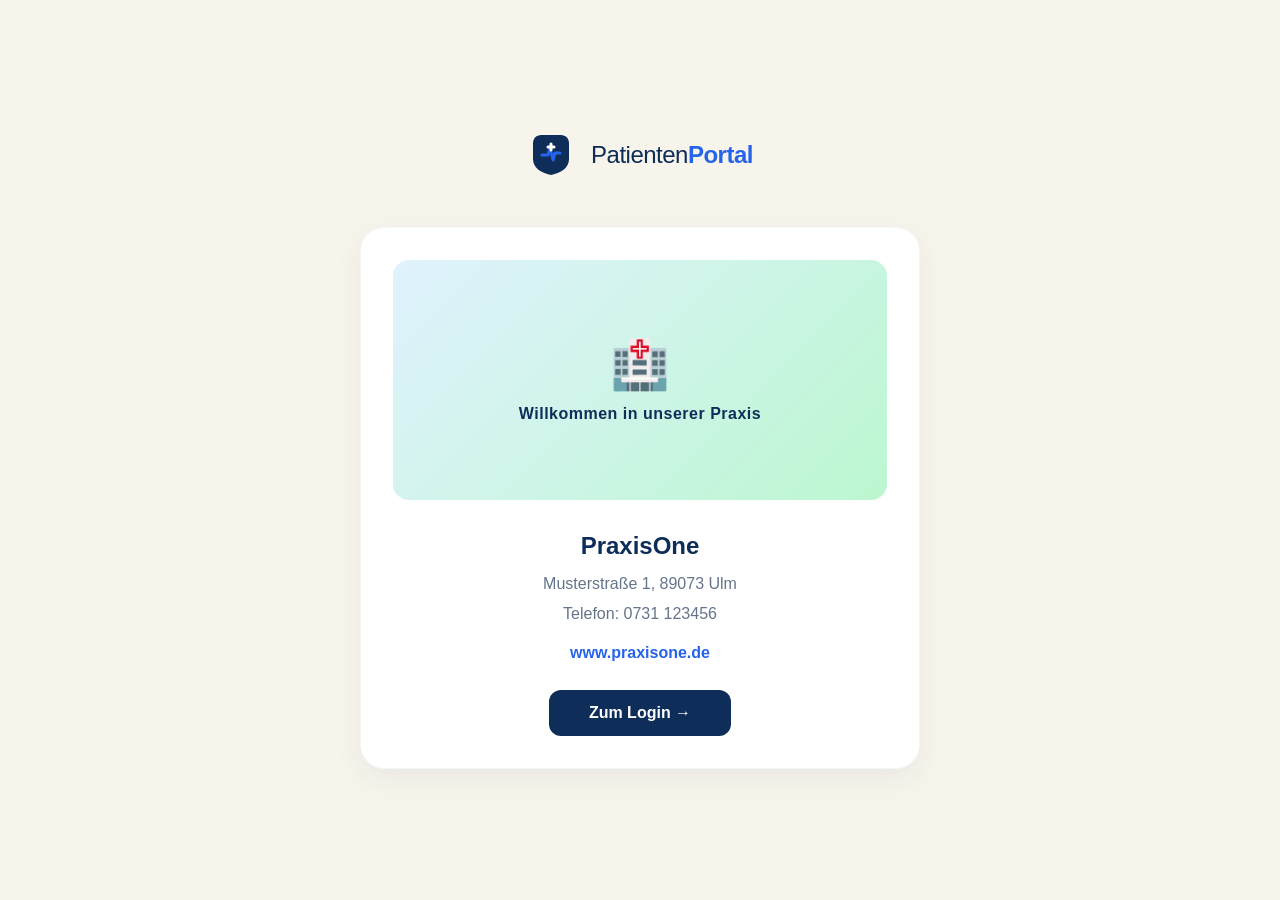
<file: index.html>
<!DOCTYPE html>
<html lang="de">
<head>
    <meta charset="UTF-8">
    <meta name="viewport" content="width=device-width, initial-scale=1.0">
    <title>Patienten-Portal | PraxisOne</title>
    <style>
        :root {
            --primary-blue: #0f2d59;
            --accent-blue:  #2563eb;
            --bg-beige:     #f7f4eb;
            --text-dark:    #1e293b;
        }
        body {
            margin: 0; padding: 0;
            display: flex; justify-content: center; align-items: center;
            min-height: 100vh;
            background-color: var(--bg-beige);
            font-family: -apple-system, BlinkMacSystemFont, "Segoe UI", Roboto, Helvetica, Arial, sans-serif;
        }
        .page-wrapper {
            display: flex; flex-direction: column; align-items: center;
            width: 100%; max-width: 600px;
            padding: 40px 20px; box-sizing: border-box;
        }
        .logo-link {
            text-decoration: none; display: flex; align-items: center; gap: 16px;
            margin-bottom: 48px; transition: transform 0.2s ease;
        }
        .logo-link:hover { transform: translateY(-2px); }
        .logo-text { color: var(--primary-blue); font-size: 24px; letter-spacing: -0.5px; font-weight: 400; }
        .logo-text strong { font-weight: 800; color: var(--accent-blue); }
        .card {
            width: 100%; background-color: #ffffff;
            border-radius: 24px; padding: 32px; box-sizing: border-box;
            box-shadow: 0 10px 30px rgba(15,45,89,0.06);
            text-align: center; border: 1px solid rgba(15,45,89,0.04);
        }
        .image-container {
            width: 100%; height: 240px; border-radius: 16px;
            background: linear-gradient(135deg, #e0f2fe 0%, #bbf7d0 100%);
            margin-bottom: 32px;
            display: flex; flex-direction: column; justify-content: center; align-items: center;
        }
        .image-placeholder-icon  { font-size: 48px; margin-bottom: 12px; }
        .image-placeholder-text  { color: var(--primary-blue); font-size: 16px; font-weight: 600; letter-spacing: 0.5px; }
        .info-content { color: var(--text-dark); }
        .info-content h3 { margin: 0 0 12px 0; font-size: 24px; font-weight: 700; color: var(--primary-blue); }
        .info-content p  { margin: 6px 0; font-size: 16px; color: #64748b; line-height: 1.5; }
        .website {
            margin-top: 12px; display: inline-block; text-decoration: none;
            color: var(--accent-blue); font-weight: 600; transition: color 0.2s;
        }
        .website:hover { color: var(--primary-blue); }
        .btn-login {
            display: inline-block; margin-top: 28px;
            padding: 14px 40px; background: var(--primary-blue);
            color: white; border-radius: 12px; text-decoration: none;
            font-size: 16px; font-weight: 600;
            transition: background 0.2s, transform 0.15s;
        }
        .btn-login:hover { background: var(--accent-blue); transform: translateY(-1px); }
    </style>
</head>
<body>
<div class="page-wrapper">

    <a href="login.php" class="logo-link">
        <svg width="48" height="48" viewBox="0 0 48 48" fill="none" xmlns="http://www.w3.org/2000/svg">
            <path d="M6 12C6 7.5781 9.5781 4 14 4H34C38.4219 4 42 7.5781 42 12V28C42 36.5 34.5 42 24 44C13.5 42 6 36.5 6 28V12Z" fill="#0f2d59"/>
            <path d="M15 24H21L23 17L26 29L28 22H33" stroke="#2563eb" stroke-width="3" stroke-linecap="round" stroke-linejoin="round"/>
            <path d="M24 13V19" stroke="#ffffff" stroke-width="3" stroke-linecap="round"/>
            <path d="M21 16H27" stroke="#ffffff" stroke-width="3" stroke-linecap="round"/>
        </svg>
        <div class="logo-text">Patienten<strong>Portal</strong></div>
    </a>

    <div class="card">
        <div class="image-container">
            <div class="image-placeholder-icon">🏥</div>
            <div class="image-placeholder-text">Willkommen in unserer Praxis</div>
        </div>
        <div class="info-content">
            <h3>PraxisOne</h3>
            <p>Musterstraße 1, 89073 Ulm</p>
            <p>Telefon: 0731 123456</p>
            <a href="#" class="website">www.praxisone.de</a>
        </div>
        <a href="login.php" class="btn-login">Zum Login →</a>
    </div>

</div>
</body>
</html>
</file>
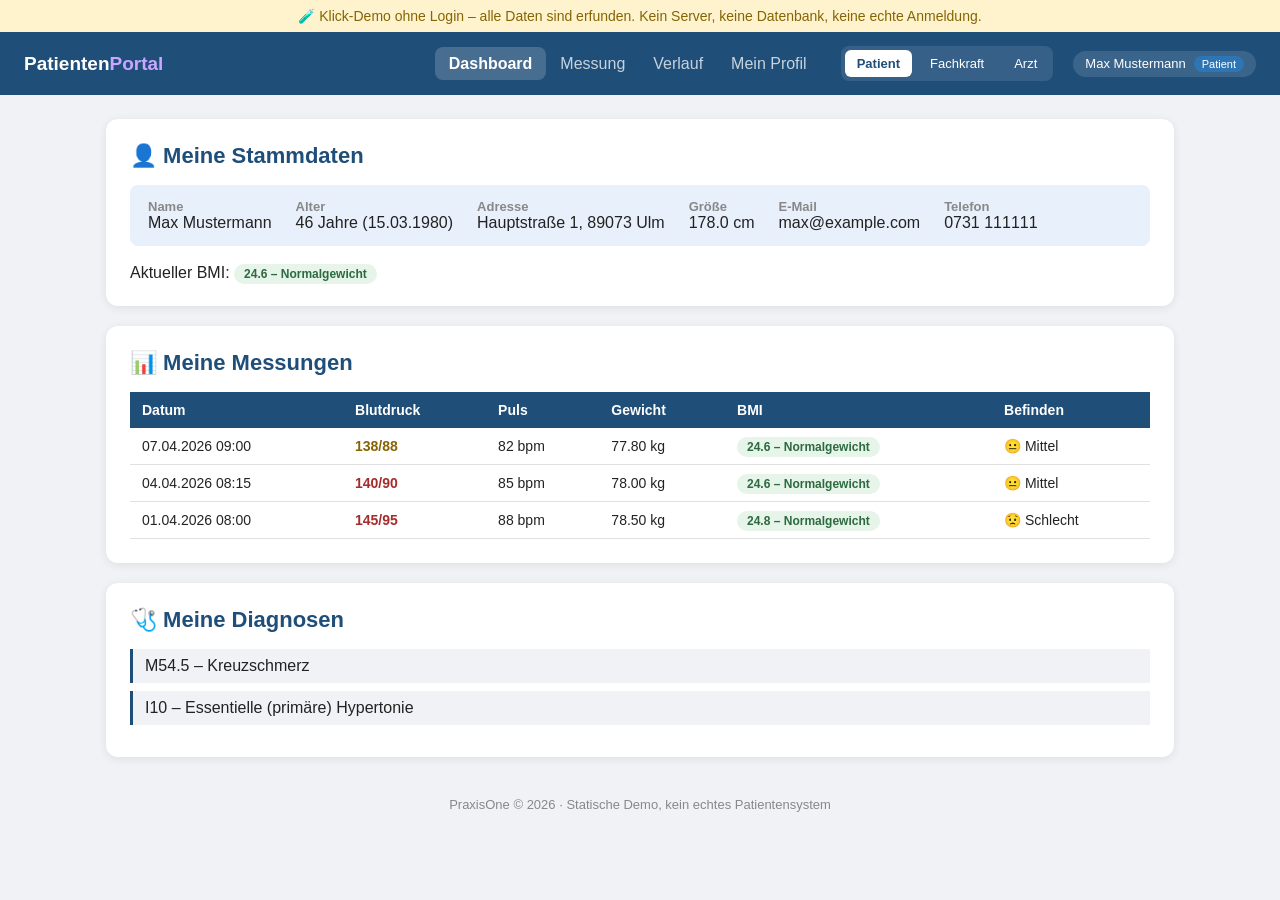
<file: demo.html>
<!DOCTYPE html>
<html lang="de">
<head>
<meta charset="UTF-8">
<meta name="viewport" content="width=device-width, initial-scale=1">
<title>PraxisOne – Klick-Demo</title>
<style>
:root{--blau-dunkel:#1F4E79;--blau-mittel:#2E75B6;--blau-bg:#e8f0fb;--grau-bg:#f0f2f5;--grau-rand:#e0e0e0;
--text-dunkel:#222;--text-mittel:#555;--text-hell:#888;--rot:#a32d2d;--rot-bg:#fde8e8;--gruen:#2d6a3f;
--gruen-bg:#e6f4ea;--gelb-bg:#fff3cd;--gelb-text:#856404;--radius:8px;--radius-lg:12px;--shadow:0 2px 10px rgba(0,0,0,.08)}
*{box-sizing:border-box}
body{margin:0;font-family:-apple-system,Segoe UI,Roboto,Arial,sans-serif;background:var(--grau-bg);color:var(--text-dunkel)}
.banner{background:var(--gelb-bg);color:var(--gelb-text);text-align:center;padding:8px;font-size:14px}
header{background:var(--blau-dunkel);color:#fff;display:flex;align-items:center;gap:20px;padding:14px 24px;flex-wrap:wrap}
.brand{font-weight:700;font-size:19px;margin-right:auto}
.brand span{color:#c9a7ff}
nav.tabs a{color:rgba(255,255,255,.75);text-decoration:none;padding:8px 14px;border-radius:var(--radius);cursor:pointer}
nav.tabs a.active{background:rgba(255,255,255,.18);color:#fff;font-weight:600}
.roleswitch{display:flex;gap:6px;background:rgba(255,255,255,.1);padding:4px;border-radius:var(--radius)}
.roleswitch button{background:transparent;border:0;color:#fff;padding:6px 12px;border-radius:6px;cursor:pointer;font-size:13px}
.roleswitch button.active{background:#fff;color:var(--blau-dunkel);font-weight:700}
.userchip{background:rgba(255,255,255,.12);padding:5px 12px;border-radius:20px;font-size:13px;display:flex;align-items:center;gap:8px}
.badge{background:var(--blau-mittel);padding:2px 8px;border-radius:10px;font-size:11px}
main{max-width:1100px;margin:24px auto;padding:0 16px}
.card{background:#fff;border-radius:var(--radius-lg);box-shadow:var(--shadow);padding:24px;margin-bottom:20px}
h1{font-size:22px;color:var(--blau-dunkel);margin:0 0 16px}
table{width:100%;border-collapse:collapse;font-size:14px}
th{background:var(--blau-dunkel);color:#fff;text-align:left;padding:10px 12px}
td{padding:10px 12px;border-bottom:1px solid var(--grau-rand)}
tr:hover td{background:var(--blau-bg)}
.btn{background:var(--blau-dunkel);color:#fff;border:0;padding:7px 14px;border-radius:6px;cursor:pointer;font-size:13px;margin-right:4px}
.btn.outline{background:#fff;color:var(--blau-dunkel);border:1px solid var(--blau-dunkel)}
.pill{padding:3px 10px;border-radius:20px;font-size:12px;font-weight:600}
.pill.rot{background:var(--rot-bg);color:var(--rot)}
.pill.gruen{background:var(--gruen-bg);color:var(--gruen)}
.pill.gelb{background:var(--gelb-bg);color:var(--gelb-text)}
.grid2{display:grid;grid-template-columns:1fr 1fr;gap:20px}
label{font-size:13px;font-weight:600;color:var(--text-mittel);display:block;margin-bottom:4px}
input,select{width:100%;padding:9px 10px;border:1px solid var(--grau-rand);border-radius:6px;margin-bottom:14px;font-size:14px}
.back{display:inline-block;margin-bottom:14px;color:var(--blau-mittel);text-decoration:none;cursor:pointer;font-size:14px}
.hidden{display:none}
.field-info{background:var(--blau-bg);border-radius:var(--radius);padding:14px 18px;display:flex;gap:24px;flex-wrap:wrap;margin-bottom:18px}
.field-info div b{display:block;font-size:13px;color:var(--text-hell)}
footer{text-align:center;padding:16px;color:var(--text-hell);font-size:13px}
</style>
</head>
<body>
<div class="banner">🧪 Klick-Demo ohne Login – alle Daten sind erfunden. Kein Server, keine Datenbank, keine echte Anmeldung.</div>
<header>
  <div class="brand">Patienten<span>Portal</span></div>
  <nav class="tabs" id="tabs"></nav>
  <div class="roleswitch" id="roleswitch"></div>
  <div class="userchip" id="userchip"></div>
</header>
<main><div id="app"></div></main>
<footer>PraxisOne © 2026 · Statische Demo, kein echtes Patientensystem</footer>

<script>
const patients = [
  {id:1,vorname:"Thomas",nachname:"Fischer",geb:"18.09.1985",alter:41,groesse:175,strasse:"Ulmer Straße",nr:"44",plz:"89081",ort:"Ulm",email:"thomas@example.com",tel:"0731 555555",
   messungen:[{d:"04.04.2026 08:30",rr:"132/86",puls:80,kg:84.0,bmi:27.4,bef:"Mittel"},{d:"01.04.2026 08:00",rr:"130/85",puls:78,kg:83.7,bmi:27.3,bef:"Mittel"}],
   diagnosen:["G43.9 – Migräne, nicht näher bezeichnet","N39.0 – Harnwegsinfektion, Lokalisation nicht näher bezeichnet"],tageSeit:170},
  {id:2,vorname:"Klaus",nachname:"Schmidt",geb:"02.02.1969",alter:57,groesse:180,strasse:"Bahnhofstraße",nr:"12",plz:"89073",ort:"Ulm",email:"klaus@example.com",tel:"0731 333333",
   messungen:[{d:"04.04.2026 08:00",rr:"150/95",puls:88,kg:91.5,bmi:27.6,bef:"Schlecht"}],diagnosen:["I10 – Essentielle (primäre) Hypertonie"],tageSeit:170},
  {id:3,vorname:"Maria",nachname:"Weber",geb:"11.06.1990",alter:36,groesse:161,strasse:"Gartenweg",nr:"3",plz:"89075",ort:"Ulm",email:"maria@example.com",tel:"0731 444444",
   messungen:[{d:"04.04.2026 09:00",rr:"112/72",puls:66,kg:55.3,bmi:21.1,bef:"Sehr gut"}],diagnosen:[],tageSeit:170},
  {id:4,vorname:"Anna",nachname:"Müller",geb:"23.11.1975",alter:51,groesse:165,strasse:"Lindenallee",nr:"9",plz:"89077",ort:"Ulm",email:"anna@example.com",tel:"0731 222222",
   messungen:[{d:"07.04.2026 08:45",rr:"122/82",puls:74,kg:68.1,bmi:25.0,bef:"Mittel"}],diagnosen:["F32.1 – Mittelgradige depressive Episode"],tageSeit:167},
  {id:5,vorname:"Max",nachname:"Mustermann",geb:"15.03.1980",alter:46,groesse:178,strasse:"Hauptstraße",nr:"1",plz:"89073",ort:"Ulm",email:"max@example.com",tel:"0731 111111",
   messungen:[{d:"07.04.2026 09:00",rr:"138/88",puls:82,kg:77.8,bmi:24.6,bef:"Mittel"},{d:"04.04.2026 08:15",rr:"140/90",puls:85,kg:78.0,bmi:24.6,bef:"Mittel"},{d:"01.04.2026 08:00",rr:"145/95",puls:88,kg:78.5,bmi:24.8,bef:"Schlecht"}],
   diagnosen:["M54.5 – Kreuzschmerz","I10 – Essentielle (primäre) Hypertonie"],tageSeit:167},
];
const icd10=["E11.9 – Diabetes mellitus Typ 2 ohne Komplikationen","F32.1 – Mittelgradige depressive Episode","G43.9 – Migräne, nicht näher bezeichnet",
"I10 – Essentielle (primäre) Hypertonie","J06.9 – Akute Infektion der oberen Atemwege","J45.9 – Asthma bronchiale","K29.5 – Chronische Gastritis",
"M54.5 – Kreuzschmerz","N39.0 – Harnwegsinfektion","Z00.0 – Allgemeinuntersuchung ohne Besonderheiten"];
const bef={"Sehr gut":"😄","Mittel":"😐","Schlecht":"😟"};
function bmiPill(b){let c=b<18.5?"gelb":b<25?"gruen":b<30?"gelb":"rot";let l=b<18.5?"Untergewicht":b<25?"Normalgewicht":b<30?"Übergewicht":"Adipositas";return `<span class="pill ${c}">${b.toFixed(1)} – ${l}</span>`;}
function rrClass(rr){const [s]=rr.split("/").map(Number);return s>=140?"style='color:#a32d2d;font-weight:700'":s>=130?"style='color:#856404;font-weight:700'":"";}

const roles={
  patient:{label:"Patient",user:"Max Mustermann",tabs:{dashboard:"Dashboard",messung:"Messung",verlauf:"Verlauf",profil:"Mein Profil"},default:"dashboard"},
  fachkraft:{label:"Fachkraft",user:"lisa.klein",tabs:{uebersicht:"Übersicht",xml:"XML-Import"},default:"uebersicht"},
  arzt:{label:"Arzt",user:"Dr. Peter Schneider",tabs:{uebersicht:"Übersicht"},default:"uebersicht"},
};
let state={role:"patient",tab:"dashboard",patientId:null,sub:null};

function setState(p){state={...state,...p};render();}

function header(){
  document.getElementById("roleswitch").innerHTML=Object.entries(roles).map(([k,r])=>
    `<button class="${state.role===k?'active':''}" onclick='setState({role:"${k}",tab:"${r.default}",patientId:null,sub:null})'>${r.label}</button>`).join("");
  const r=roles[state.role];
  document.getElementById("tabs").innerHTML=Object.entries(r.tabs).map(([k,l])=>
    `<a class="${state.tab===k&&!state.sub?'active':''}" onclick='setState({tab:"${k}",patientId:null,sub:null})'>${l}</a>`).join("");
  document.getElementById("userchip").innerHTML=`${r.user} <span class="badge">${r.label}</span>`;
}

function patientRow(p,cols){
  const overdue=`<span class="pill rot">⚠ Überfällig</span><div style="color:var(--text-hell);font-size:12px">${p.tageSeit} Tage</div>`;
  const last=p.messungen[0];
  if(cols==="arzt") return `<tr><td><b>${p.vorname} ${p.nachname}</b></td><td>${p.alter} J.</td><td>${last.d.split(' ')[0]}<br>${overdue}</td>
    <td ${rrClass(last.rr)}>${last.rr}</td><td>${last.puls} bpm</td><td>${last.kg.toFixed(2)} kg</td><td>${bmiPill(last.bmi)}</td>
    <td>${bef[last.bef]} ${last.bef}</td><td><button class="btn" onclick='setState({sub:"akte",patientId:${p.id}})'>Akte</button>
    <button class="btn outline" onclick='setState({sub:"verlauf",patientId:${p.id}})'>Verlauf</button></td></tr>`;
  return `<tr><td><b>${p.vorname} ${p.nachname}</b></td><td>${p.messungen.length}</td><td>${last.d.split(' ')[0]}<br>${overdue}</td>
    <td><a class="btn outline" href="mailto:${p.email}" onclick="event.preventDefault();alert('Würde mailto:${p.email} öffnen')" style="text-decoration:none;display:inline-block">✉ E-Mail</a>
    <a class="btn outline" href="tel:${p.tel}" onclick="event.preventDefault();alert('Würde tel:${p.tel} öffnen')" style="text-decoration:none;display:inline-block">☎ ${p.tel}</a></td>
    <td><button class="btn" onclick='setState({sub:"messung",patientId:${p.id}})'>+ Messung</button>
    <button class="btn" onclick='setState({sub:"verlauf",patientId:${p.id}})'>Verlauf</button>
    <button class="btn outline" onclick='setState({sub:"stammdaten",patientId:${p.id}})'>Stammdaten</button></td></tr>`;
}

function uebersicht(rolle){
  const arztCols=rolle==="arzt";
  return `<div class="card"><h1>Patientenübersicht</h1><table><tr>
    <th>Name</th><th>${arztCols?"Alter":"Messungen"}</th><th>Letzter Eintrag</th>
    ${arztCols?"<th>Blutdruck</th><th>Puls</th><th>Gewicht</th><th>BMI</th><th>Befinden</th>":"<th>Kontakt</th>"}
    <th>Aktionen</th></tr>${patients.map(p=>patientRow(p,arztCols?"arzt":"fk")).join("")}</table></div>`;
}

function akteOderStammdaten(p,mode,rolle){
  const back=`<a class="back" onclick='setState({sub:null})'>← Zurück zur Übersicht</a>`;
  if(mode==="verlauf"){
    return `${back}<div class="card"><h1>Verlauf: ${p.vorname} ${p.nachname}</h1>
    <table><tr><th>Datum</th><th>Blutdruck</th><th>Puls</th><th>Gewicht</th><th>BMI</th><th>Befinden</th></tr>
    ${p.messungen.map(m=>`<tr><td>${m.d}</td><td ${rrClass(m.rr)}>${m.rr}</td><td>${m.puls} bpm</td><td>${m.kg.toFixed(2)} kg</td><td>${bmiPill(m.bmi)}</td><td>${bef[m.bef]} ${m.bef}</td></tr>`).join("")}
    </table></div>`;
  }
  if(mode==="stammdaten"){
    return `${back}<div class="card"><h1>Stammdaten: ${p.vorname} ${p.nachname}</h1>
    <div class="grid2"><div><label>Vorname</label><input value="${p.vorname}"><label>Straße</label><input value="${p.strasse}">
    <label>PLZ</label><input value="${p.plz}"></div>
    <div><label>Nachname</label><input value="${p.nachname}"><label>Nr.</label><input value="${p.nr}">
    <label>Ort</label><input value="${p.ort}"></div></div>
    <label>E-Mail</label><input value="${p.email}"><label>Telefon</label><input value="${p.tel}">
    <button class="btn" onclick="alert('Demo: nicht gespeichert')">Stammdaten speichern</button></div>`;
  }
  if(mode==="messung"){
    return `${back}<div class="card"><h1>Neue Messung – ${p.vorname} ${p.nachname}</h1>
    <label>Datum und Uhrzeit</label><input type="datetime-local">
    <div class="grid2"><div><label>Gewicht (kg)</label><input placeholder="z.B. 75.5"></div><div><label>Puls</label><input placeholder="z.B. 72"></div></div>
    <div class="grid2"><div><label>Blutdruck systolisch</label><input placeholder="120"></div><div><label>diastolisch</label><input placeholder="80"></div></div>
    <label>Befinden</label><select><option>– Bitte wählen –</option><option>Sehr gut</option><option>Mittel</option><option>Schlecht</option></select>
    <button class="btn" onclick="alert('Demo: nicht gespeichert')">Messung speichern</button></div>`;
  }
  // akte (Arzt)
  const last=p.messungen[0];
  return `${back}<div class="card">
  <div style="display:flex;justify-content:space-between;flex-wrap:wrap;gap:10px;margin-bottom:10px">
  <div><h1 style="margin-bottom:4px">${p.vorname} ${p.nachname}</h1><span style="color:var(--text-hell)">${p.alter} Jahre · ${p.geb} · ${p.groesse.toFixed(1)} cm</span></div>
  <div>📍 ${p.strasse} ${p.nr}, ${p.plz} ${p.ort} &nbsp; ✉ ${p.email} &nbsp; ☎ ${p.tel}</div></div>
  <button class="btn" onclick='setState({sub:"messung",patientId:${p.id}})'>+ Messung</button>
  <button class="btn outline" onclick='setState({sub:"verlauf",patientId:${p.id}})'>Verlauf</button>
  <button class="btn outline" onclick='setState({sub:"stammdaten",patientId:${p.id}})'>Stammdaten</button></div>
  <div class="grid2">
  <div class="card"><h1 style="font-size:17px">🩺 Diagnosen</h1>
  ${p.diagnosen.map(d=>`<div style="border-left:3px solid var(--blau-dunkel);background:var(--grau-bg);padding:8px 12px;margin-bottom:8px">${d}</div>`).join("")||"<p style='color:var(--text-hell)'>Keine Diagnosen</p>"}
  <label style="margin-top:10px">Neue Diagnose hinzufügen</label>
  <select id="icdsel"><option>– ICD-10 Code wählen –</option>${icd10.map(c=>`<option>${c}</option>`).join("")}</select>
  <button class="btn" onclick="alert('Demo: nicht gespeichert')">Speichern</button></div>
  <div class="card"><h1 style="font-size:17px">📊 Messungen</h1>
  <div class="field-info"><div><b>Blutdruck</b>${last.rr}</div><div><b>Puls</b>${last.puls} bpm</div>
  <div><b>Gewicht/BMI</b>${last.kg.toFixed(2)} kg ${bmiPill(last.bmi)}</div><div><b>Befinden</b>${bef[last.bef]} ${last.bef}</div></div>
  <button class="btn outline" onclick='setState({sub:"verlauf",patientId:${p.id}})'>Als Verlauf ansehen →</button></div></div>`;
}

function patientDashboard(tab){
  const p=patients.find(x=>x.id===5);
  if(tab==="dashboard"){
    return `<div class="card"><h1>👤 Meine Stammdaten</h1>
    <div class="field-info"><div><b>Name</b>${p.vorname} ${p.nachname}</div><div><b>Alter</b>${p.alter} Jahre (${p.geb})</div>
    <div><b>Adresse</b>${p.strasse} ${p.nr}, ${p.plz} ${p.ort}</div><div><b>Größe</b>${p.groesse.toFixed(1)} cm</div>
    <div><b>E-Mail</b>${p.email}</div><div><b>Telefon</b>${p.tel}</div></div>
    Aktueller BMI: ${bmiPill(p.messungen[0].bmi)}</div>
    <div class="card"><h1>📊 Meine Messungen</h1><table><tr><th>Datum</th><th>Blutdruck</th><th>Puls</th><th>Gewicht</th><th>BMI</th><th>Befinden</th></tr>
    ${p.messungen.map(m=>`<tr><td>${m.d}</td><td ${rrClass(m.rr)}>${m.rr}</td><td>${m.puls} bpm</td><td>${m.kg.toFixed(2)} kg</td><td>${bmiPill(m.bmi)}</td><td>${bef[m.bef]} ${m.bef}</td></tr>`).join("")}
    </table></div>
    <div class="card"><h1>🩺 Meine Diagnosen</h1>${p.diagnosen.map(d=>`<div style="border-left:3px solid var(--blau-dunkel);background:var(--grau-bg);padding:8px 12px;margin-bottom:8px">${d}</div>`).join("")}</div>`;
  }
  if(tab==="messung") return akteOderStammdaten(p,"messung");
  if(tab==="verlauf") return akteOderStammdaten(p,"verlauf");
  if(tab==="profil") return `<div class="card"><h1>✏️ Stammdaten bearbeiten</h1>
    <p style="color:var(--text-hell);font-size:13px">NICHT ÄNDERBAR: Name und Geburtsdatum – Änderung nur durch Praxispersonal möglich.</p>
    <div class="grid2"><div><label>Name</label><input value="${p.vorname} ${p.nachname}" disabled>
    <label>Straße</label><input value="${p.strasse}"><label>PLZ</label><input value="${p.plz}"></div>
    <div><label>Geburtsdatum</label><input value="${p.geb}" disabled><label>Nr.</label><input value="${p.nr}">
    <label>Ort</label><input value="${p.ort}"></div></div>
    <label>E-Mail</label><input value="${p.email}"><label>Telefon</label><input value="${p.tel}">
    <button class="btn" onclick="alert('Demo: nicht gespeichert')">Speichern</button></div>`;
}

function xmlImport(){
  return `<div class="card"><h1>Patientenstammdaten importieren (XML)</h1>
  <button class="btn outline" onclick="alert('Demo: keine echte Vorlage')" style="float:right;margin-top:-40px">↓ Vorlage herunterladen</button>
  <p>XML-Datei hochladen. Beide Formate werden unterstützt (Moodle-Format und eigenes Format).</p>
  <label>XML-Datei auswählen (.xml, max. 2 MB)</label>
  <div style="border:1px dashed var(--grau-rand);padding:16px;border-radius:6px;margin-bottom:14px">
  <button class="btn outline" onclick="alert('Demo: kein echter Upload')">Datei auswählen</button> Keine Datei ausgewählt</div>
  <button class="btn">Importieren starten</button>
  <div style="background:var(--gelb-bg);color:var(--gelb-text);padding:10px 14px;border-radius:6px;margin-top:14px;font-size:14px">
  ⚠ Importierte Patienten erhalten ein zufälliges Passwort. Bitte informieren Sie die Patienten über ihren Benutzernamen.</div></div>`;
}

function render(){
  header();
  const app=document.getElementById("app");
  if(state.role==="patient"){app.innerHTML=patientDashboard(state.tab);return;}
  if(state.sub && state.patientId){
    const p=patients.find(x=>x.id===state.patientId);
    app.innerHTML=akteOderStammdaten(p,state.sub,state.role);return;
  }
  if(state.role==="fachkraft"){app.innerHTML=state.tab==="xml"?xmlImport():uebersicht("fachkraft");return;}
  if(state.role==="arzt"){app.innerHTML=uebersicht("arzt");return;}
}
render();
</script>
</body>
</html>
</file>
